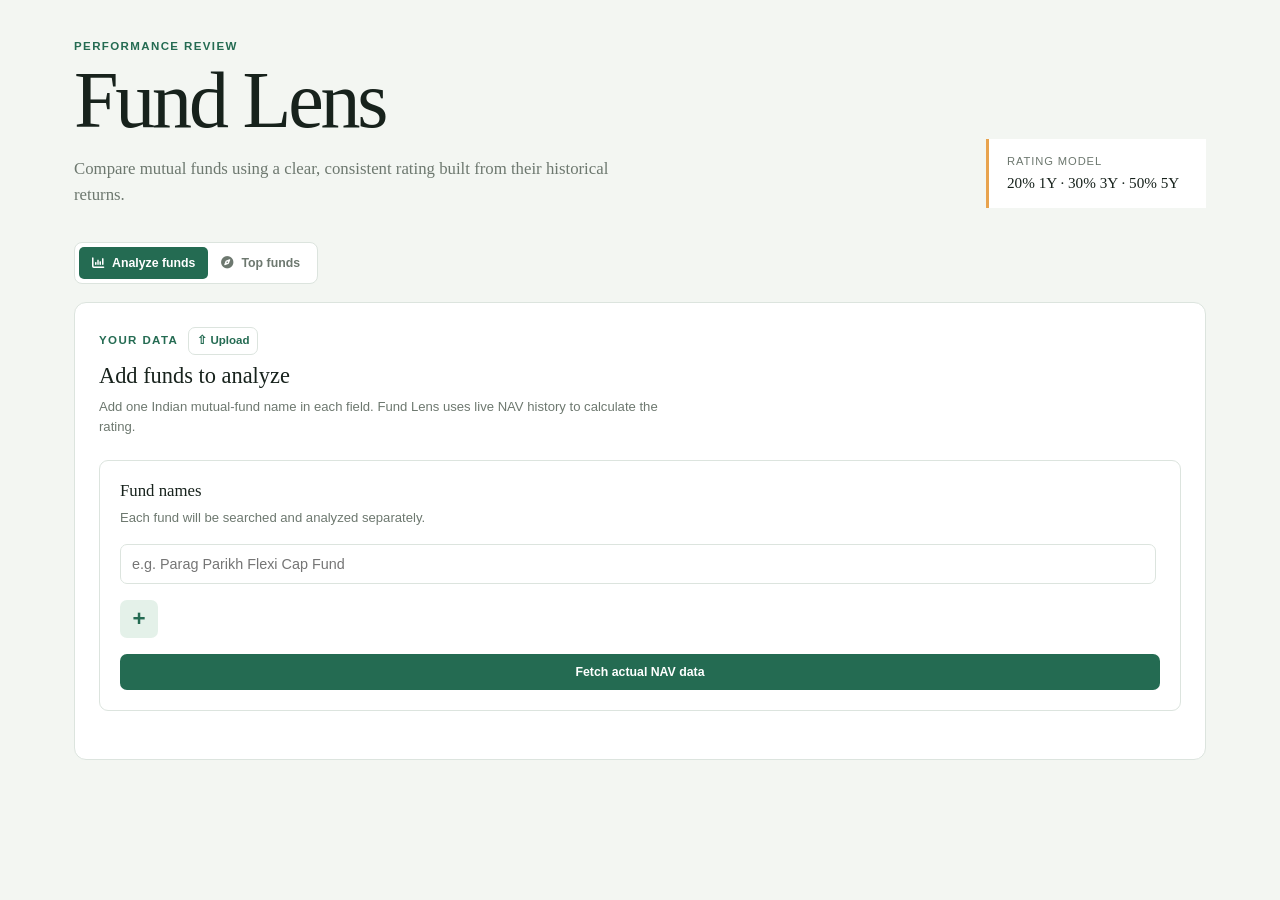
<file: index.html>
<!DOCTYPE html>
<html lang="en">
<head>
  <meta charset="UTF-8">
  <meta name="viewport" content="width=device-width, initial-scale=1.0">
  <title>Fund Lens | Performance Ratings</title>
  <link rel="stylesheet" href="style.css">
  <link rel="stylesheet" href="https://cdnjs.cloudflare.com/ajax/libs/font-awesome/6.7.2/css/all.min.css" referrerpolicy="no-referrer">
  <script src="https://cdn.sheetjs.com/xlsx-0.20.3/package/dist/xlsx.full.min.js"></script>
</head>
<body>
  <main class="page-shell">
    <header class="hero">
      <div>
        <p class="eyebrow">Performance review</p>
        <h1>Fund Lens</h1>
        <p class="hero-copy">Compare mutual funds using a clear, consistent rating built from their historical returns.</p>
      </div>
      <div class="formula" aria-label="Rating formula">
        <span>Rating model</span>
        <strong>20% 1Y · 30% 3Y · 50% 5Y</strong>
      </div>
    </header>

    <nav class="view-tabs" aria-label="Fund Lens views">
      <button class="view-tab is-active" type="button" data-view="analyze-view"><i class="fa-solid fa-chart-column" aria-hidden="true"></i> Analyze funds</button>
      <button class="view-tab" type="button" data-view="top-funds-view"><i class="fa-solid fa-compass" aria-hidden="true"></i> Top funds</button>
    </nav>

    <section id="analyze-view" class="app-view">

    <section id="input-screen" class="input-screen" aria-labelledby="data-heading">
      <div>
        <div class="data-heading-row">
          <p class="section-kicker">Your data</p>
          <label class="upload-button" for="fund-file" title="Upload a previously downloaded Excel file">&#8679; Upload</label>
          <input id="fund-file" type="file" accept=".xlsx,application/vnd.openxmlformats-officedocument.spreadsheetml.sheet">
        </div>
        <h2 id="data-heading">Add funds to analyze</h2>
        <p class="muted">Add one Indian mutual-fund name in each field. Fund Lens uses live NAV history to calculate the rating.</p>
      </div>
      <div class="input-options">
        <div class="input-option live-option">
          <div>
            <h3>Fund names</h3>
            <p class="muted">Each fund will be searched and analyzed separately.</p>
          </div>
          <div id="fund-name-fields" class="fund-name-fields">
            <label class="fund-name-field">
              <span class="sr-only">Fund name 1</span>
              <input class="fund-name-input" type="text" placeholder="e.g. Parag Parikh Flexi Cap Fund" autocomplete="off">
            </label>
          </div>
          <button id="add-fund-button" class="add-fund-button" type="button" aria-label="Add another fund name">+</button>
          <button id="fetch-funds-button" class="primary-button" type="button">Fetch actual NAV data</button>
        </div>
      </div>
      <p id="file-status" class="status" role="status"></p>
      <p id="error-message" class="error-message" role="alert" hidden></p>
    </section>

    <section id="results-screen" hidden>
      <button id="back-button" class="back-button" type="button">← Back to data input</button>
      <section class="summary-grid" aria-label="Portfolio summary">
      <div class="summary-card"><span>Funds reviewed</span><strong id="fund-count">0</strong></div>
      <div class="summary-card"><span>Top rated</span><strong id="top-rated">—</strong></div>
      <div class="summary-card"><span>Average 5Y return</span><strong id="average-return">—</strong></div>
      </section>

      <section class="results-section" aria-labelledby="results-heading">
      <div class="section-heading">
        <div>
          <p class="section-kicker">Relative view</p>
          <h2 id="results-heading">Performance ratings</h2>
        </div>
        <label class="search-control" for="fund-filter">
          <span>Filter funds</span>
          <input id="fund-filter" type="search" placeholder="Search by name or category">
        </label>
      </div>

      <!-- Desktop Tabular View (hidden on tablet & mobile) -->
      <div class="table-wrap desktop-only-table">
        <table>
          <thead>
            <tr>
              <th scope="col">Fund</th>
              <th scope="col">Rating</th>
              <th scope="col">1Y return</th>
              <th scope="col">3Y return</th>
              <th scope="col">5Y return</th>
              <th scope="col">Weighted score</th>
              <th scope="col"><span class="sr-only">Chart</span></th>
            </tr>
          </thead>
          <tbody id="fund-table-body"></tbody>
        </table>
      </div>

      <!-- Tablet & Mobile Adaptive Cards Feed (deprecates tabular layout on handy devices) -->
      <div id="fund-cards-feed" class="fund-cards-feed" aria-label="Funds performance list"></div>

      <p id="empty-state" class="empty-state" hidden>No funds match this filter.</p>
      </section>

      <button id="download-button" class="download-button" type="button">Download Excel</button>

      <footer class="disclaimer">
        <strong>Important Note:</strong> Ranking purely on trailing CAGR without considering downside risk, standard deviation, expense ratios, or fund manager stability encourages users to chase recent market tops (recency bias). Please make decisions based on your own intelligence, due diligence, and financial suitability. This data is always going to be incomplete and is provided solely for historical observation and algorithmic ranking—never as investment advice. Past performance is no guarantee of future returns.
      </footer>
    </section>
    </section>

    <section id="top-funds-view" class="app-view" hidden aria-labelledby="top-funds-heading">
      <header class="top-funds-header">
        <div>
          <p class="section-kicker">Curated market view</p>
          <h2 id="top-funds-heading">Top funds by category</h2>
          <p class="muted">A maintained shortlist of established direct-growth schemes. Returns and ratings refresh daily from live NAV history, with results cached for 24 hours.</p>
        </div>
        <div class="method-note">
          <p><i class="fa-solid fa-circle-info" aria-hidden="true"></i> The shortlist is curated, not a live market ranking. Chart NAV data is live from MFAPI. Not advice.</p>
          <p id="top-funds-refresh-status" class="refresh-status" role="status">Preparing daily refresh...</p>
        </div>
      </header>
      <div id="category-filters" class="category-filters" role="tablist" aria-label="Fund categories"></div>
      <div id="top-funds-grid" class="top-funds-grid"></div>
      <footer class="disclaimer">
        <strong>Important Note:</strong> Ranking purely on trailing CAGR without considering downside risk, standard deviation, expense ratios, or fund manager stability encourages users to chase recent market tops (recency bias). Please make decisions based on your own intelligence, due diligence, and financial suitability. This data is always going to be incomplete and is provided solely for historical observation and algorithmic ranking—never as investment advice.
      </footer>
    </section>
  </main>
  <button id="go-to-inputs-button" class="go-to-inputs-button" type="button" hidden>Go to inputs</button>
  <script src="script.js"></script>
</body>
</html>
</file>
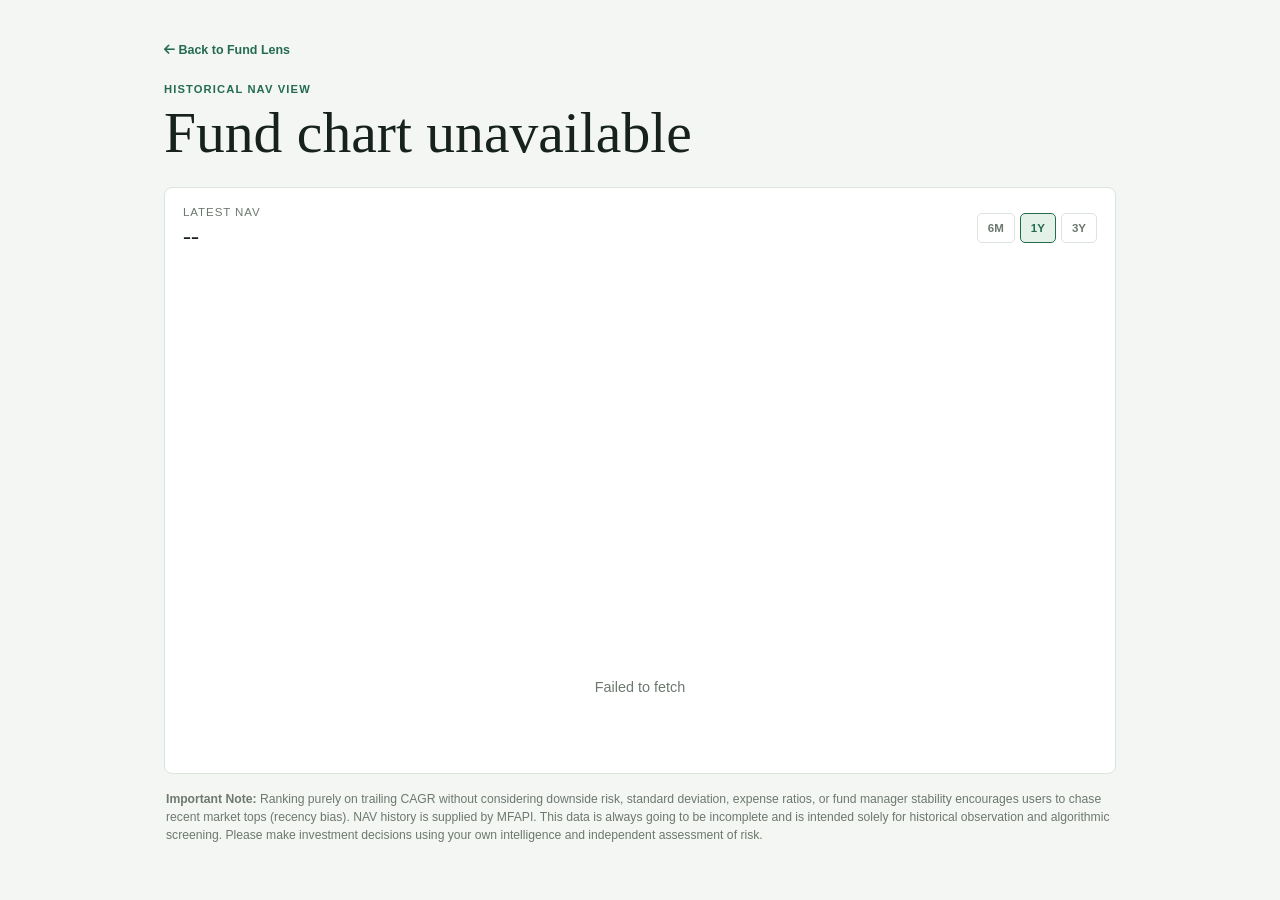
<file: chart.html>
<!DOCTYPE html>
<html lang="en">
<head>
  <meta charset="UTF-8">
  <meta name="viewport" content="width=device-width, initial-scale=1.0">
  <title>Fund Lens | NAV Chart</title>
  <link rel="stylesheet" href="https://cdnjs.cloudflare.com/ajax/libs/font-awesome/6.7.2/css/all.min.css" referrerpolicy="no-referrer">
  <style>
    :root { --ink: #17221c; --muted: #6d786f; --line: #dce4de; --surface: #ffffff; --canvas: #f3f6f2; --accent: #246b52; --accent-soft: #e4f1e9; }
    * { box-sizing: border-box; }
    body { margin: 0; min-width: 320px; background: var(--canvas); color: var(--ink); font-family: Georgia, "Times New Roman", serif; }
    main { max-width: 1000px; margin: 0 auto; padding: 40px 24px; }
    a { color: var(--accent); font: 700 .78rem Arial, sans-serif; text-decoration: none; }
    a:hover { text-decoration: underline; }
    .eyebrow { margin: 25px 0 8px; color: var(--accent); font: 700 .7rem Arial, sans-serif; letter-spacing: .1em; text-transform: uppercase; }
    h1 { max-width: 760px; margin: 0; font-size: clamp(2rem, 5vw, 3.6rem); line-height: 1.05; font-weight: 500; }
    .subhead { margin: 12px 0 24px; color: var(--muted); font: .85rem/1.5 Arial, sans-serif; }
    .chart-panel { padding: 18px; border: 1px solid var(--line); border-radius: 8px; background: var(--surface); }
    .chart-meta { display: flex; justify-content: space-between; align-items: center; gap: 18px; margin-bottom: 20px; }
    .nav-label { color: var(--muted); font: .72rem Arial, sans-serif; text-transform: uppercase; letter-spacing: .08em; }
    .nav-value { margin-top: 5px; font-size: 1.5rem; }
    .range-tabs { display: flex; gap: 5px; }
    .range-tabs button { padding: 8px 10px; border: 1px solid var(--line); border-radius: 5px; background: #fff; color: var(--muted); font: 700 .72rem Arial, sans-serif; cursor: pointer; }
    .range-tabs button.is-active { border-color: var(--accent); background: var(--accent-soft); color: var(--accent); }
    canvas { display: block; width: 100%; height: 350px; }
    .message { padding: 42px 10px; color: var(--muted); font: .9rem/1.5 Arial, sans-serif; text-align: center; }
    .notice { margin: 16px 2px 0; color: var(--muted); font: .76rem/1.5 Arial, sans-serif; }
    @media (max-width: 600px) { main { padding: 24px 14px; } .chart-panel { padding: 14px; } .chart-meta { align-items: flex-start; flex-direction: column; gap: 12px; } .range-tabs { width: 100%; } .range-tabs button { flex: 1; } canvas { height: 270px; } }
  </style>
</head>
<body>
  <main>
    <a href="index.html"><i class="fa-solid fa-arrow-left" aria-hidden="true"></i> Back to Fund Lens</a>
    <p class="eyebrow">Historical NAV view</p>
    <h1 id="fund-name">Loading fund chart...</h1>
    <p id="fund-category" class="subhead"></p>
    <section class="chart-panel" aria-label="Historical NAV chart">
      <div class="chart-meta">
        <div><div class="nav-label">Latest NAV</div><div id="latest-nav" class="nav-value">--</div></div>
        <div class="range-tabs" aria-label="Chart range"><button type="button" data-months="6">6M</button><button class="is-active" type="button" data-months="12">1Y</button><button type="button" data-months="36">3Y</button></div>
      </div>
      <canvas id="nav-chart" role="img" aria-label="NAV history chart"></canvas>
      <p id="chart-message" class="message">Loading public NAV history...</p>
    </section>
    <p class="notice"><strong>Important Note:</strong> Ranking purely on trailing CAGR without considering downside risk, standard deviation, expense ratios, or fund manager stability encourages users to chase recent market tops (recency bias). NAV history is supplied by MFAPI. This data is always going to be incomplete and is intended solely for historical observation and algorithmic screening. Please make investment decisions using your own intelligence and independent assessment of risk.</p>
  </main>
  <script>
    const baseUrl = 'https://api.mfapi.in/mf';
    const params = new URLSearchParams(location.search);
    const requestedName = params.get('name') || '';
    const providedCode = params.get('code');
    const canvas = document.getElementById('nav-chart');
    const context = canvas.getContext('2d');
    const message = document.getElementById('chart-message');
    let history = [];
    let months = 12;

    function parseDate(value) { const [day, month, year] = value.split('-').map(Number); return new Date(year, month - 1, day); }
    function resizeCanvas() { const ratio = devicePixelRatio || 1; const box = canvas.getBoundingClientRect(); canvas.width = box.width * ratio; canvas.height = box.height * ratio; context.setTransform(ratio, 0, 0, ratio, 0, 0); }
    function draw() {
      resizeCanvas();
      const width = canvas.clientWidth; const height = canvas.clientHeight; const padding = { top: 18, right: 16, bottom: 28, left: 50 };
      const start = new Date(history[history.length - 1].date); start.setMonth(start.getMonth() - months);
      const points = history.filter((item) => item.date >= start);
      if (points.length < 2) return;
      const values = points.map((item) => item.nav); const min = Math.min(...values); const max = Math.max(...values); const range = max - min || 1;
      const chartWidth = width - padding.left - padding.right; const chartHeight = height - padding.top - padding.bottom;
      context.clearRect(0, 0, width, height); context.font = '11px Arial'; context.fillStyle = '#6d786f'; context.strokeStyle = '#dce4de'; context.lineWidth = 1;
      [0, .5, 1].forEach((fraction) => { const y = padding.top + chartHeight * fraction; context.beginPath(); context.moveTo(padding.left, y); context.lineTo(width - padding.right, y); context.stroke(); const value = max - range * fraction; context.fillText(value.toFixed(1), 3, y + 4); });
      context.beginPath(); points.forEach((item, index) => { const x = padding.left + (index / (points.length - 1)) * chartWidth; const y = padding.top + (1 - (item.nav - min) / range) * chartHeight; if (index === 0) context.moveTo(x, y); else context.lineTo(x, y); }); context.strokeStyle = '#246b52'; context.lineWidth = 2.5; context.stroke();
      context.fillStyle = '#6d786f'; context.fillText(points[0].date.toLocaleDateString('en-IN', { month: 'short', year: 'numeric' }), padding.left, height - 6); const endLabel = points[points.length - 1].date.toLocaleDateString('en-IN', { month: 'short', year: 'numeric' }); context.fillText(endLabel, width - padding.right - context.measureText(endLabel).width, height - 6);
    }
    async function loadChart() {
      try {
        let schemeCode = providedCode;
        if (!schemeCode) { const matches = await fetch(`${baseUrl}/search?q=${encodeURIComponent(requestedName)}`).then((response) => response.json()); const growth = matches.find((item) => /direct plan.*growth/i.test(item.schemeName)); schemeCode = (growth || matches[0])?.schemeCode; }
        if (!schemeCode) throw new Error('No matching fund scheme was found.');
        const payload = await fetch(`${baseUrl}/${schemeCode}`).then((response) => response.json());
        history = (payload.data || []).map((item) => ({ date: parseDate(item.date), nav: Number(item.nav) })).filter((item) => Number.isFinite(item.nav) && !Number.isNaN(item.date.getTime())).sort((a, b) => a.date - b.date);
        if (!history.length) throw new Error('No NAV history is available for this scheme.');
        document.getElementById('fund-name').textContent = payload.meta?.scheme_name || requestedName;
        document.getElementById('fund-category').textContent = payload.meta?.scheme_category || 'Indian mutual fund';
        document.getElementById('latest-nav').textContent = history[history.length - 1].nav.toFixed(2);
        message.hidden = true; draw();
      } catch (error) { document.getElementById('fund-name').textContent = requestedName || 'Fund chart unavailable'; message.textContent = error.message || 'The chart could not be loaded.'; }
    }
    document.querySelectorAll('[data-months]').forEach((button) => button.addEventListener('click', () => { months = Number(button.dataset.months); document.querySelectorAll('[data-months]').forEach((item) => item.classList.toggle('is-active', item === button)); draw(); }));
    addEventListener('resize', draw); loadChart();
  </script>
</body>
</html>
</file>
<file: style.css>
:root {
  --ink: #17221c;
  --muted: #6d786f;
  --line: #dce4de;
  --surface: #ffffff;
  --canvas: #f3f6f2;
  --accent: #246b52;
  --accent-soft: #e4f1e9;
  --warm: #e8a34e;
  --danger: #b83b39;
  --radius: 12px;
}

* { box-sizing: border-box; }

body {
  margin: 0;
  min-width: 320px;
  background: var(--canvas);
  color: var(--ink);
  font-family: Georgia, "Times New Roman", serif;
}

.page-shell { max-width: 1180px; margin: 0 auto; padding: 40px 24px 56px; }

.hero { display: flex; align-items: flex-end; justify-content: space-between; gap: 32px; margin-bottom: 34px; }
.eyebrow, .section-kicker { margin: 0 0 8px; color: var(--accent); font: 700 0.72rem/1.2 Arial, sans-serif; letter-spacing: 0.12em; text-transform: uppercase; }
h1 { margin: 0; font-size: clamp(2.8rem, 7vw, 5rem); line-height: 0.95; letter-spacing: -0.04em; font-weight: 500; }
h2 { margin: 0; font-size: 1.4rem; font-weight: 500; }
.hero-copy { max-width: 540px; margin: 18px 0 0; color: var(--muted); font-size: 1.05rem; line-height: 1.55; }
.formula { min-width: 220px; padding: 16px 18px; border-left: 3px solid var(--warm); background: var(--surface); }
.formula span, .formula strong { display: block; }
.formula span { margin-bottom: 7px; color: var(--muted); font: 0.7rem Arial, sans-serif; text-transform: uppercase; letter-spacing: 0.08em; }
.formula strong { font-size: 0.95rem; font-weight: 500; }
.view-tabs { display: flex; width: fit-content; margin: 0 0 18px; padding: 4px; border: 1px solid var(--line); border-radius: 8px; background: var(--surface); }
.view-tab { display: inline-flex; align-items: center; gap: 8px; padding: 9px 13px; border-radius: 5px; background: transparent; color: var(--muted); }
.view-tab.is-active { background: var(--accent); color: #fff; }
.view-tab:hover, .view-tab:focus-visible { color: var(--accent); }
.view-tab.is-active:hover, .view-tab.is-active:focus-visible { color: #fff; background: #19513d; }

.input-screen, .results-section { background: var(--surface); border: 1px solid var(--line); border-radius: var(--radius); }
.input-screen { display: grid; gap: 24px; padding: 24px; }
.data-heading-row { display: flex; align-items: center; gap: 10px; }
.data-heading-row .section-kicker { margin-bottom: 8px; }
.muted, .status, .disclaimer { color: var(--muted); font: 0.82rem/1.5 Arial, sans-serif; }
.muted { max-width: 590px; margin: 8px 0 0; }
button { border: 0; border-radius: 7px; padding: 11px 15px; font: 700 0.77rem Arial, sans-serif; cursor: pointer; }
input[type="file"] { position: absolute; width: 1px; height: 1px; opacity: 0; }
.upload-button { display: inline-flex; align-items: center; gap: 5px; min-height: 28px; margin-bottom: 8px; padding: 5px 8px; border: 1px solid var(--line); border-radius: 7px; color: var(--accent); cursor: pointer; font: 700 0.72rem/1 Arial, sans-serif; }
.upload-button:hover, .upload-button:focus-visible { border-color: var(--accent); background: var(--accent-soft); }
.secondary-button { border: 1px solid var(--line); background: transparent; color: var(--ink); }
.secondary-button:hover, .secondary-button:focus-visible { border-color: var(--accent); color: var(--accent); }
.primary-button { background: var(--accent); color: white; }
.primary-button:hover, .primary-button:focus-visible { background: #19513d; }
.input-options { display: grid; gap: 16px; }
.input-option { display: flex; flex-direction: column; gap: 16px; padding: 20px; border: 1px solid var(--line); border-radius: 9px; }
.input-option h3 { margin: 0; font-size: 1.05rem; font-weight: 500; }
.input-option .muted { margin: 7px 0 0; }
.fund-name-fields { display: grid; gap: 10px; max-height: 260px; overflow-y: auto; scroll-behavior: smooth; padding-right: 4px; }
.fund-name-input { width: 100%; padding: 11px; border: 1px solid var(--line); border-radius: 7px; color: var(--ink); font: 0.9rem Arial, sans-serif; }
.fund-name-input:focus-visible { outline: 2px solid var(--accent); outline-offset: 2px; }
.add-fund-button { align-self: flex-start; width: 38px; height: 38px; padding: 0; background: var(--accent-soft); color: var(--accent); font-size: 1.4rem; line-height: 1; }
.add-fund-button:hover, .add-fund-button:focus-visible { background: var(--accent); color: white; }
.sr-only { position: absolute; width: 1px; height: 1px; padding: 0; margin: -1px; overflow: hidden; clip: rect(0, 0, 0, 0); white-space: nowrap; border: 0; }
.status { margin: 0; }
.error-message { margin: 0; color: var(--danger); font: 0.82rem/1.5 Arial, sans-serif; }
.back-button { margin: 0 0 16px; padding: 8px 0; background: transparent; color: var(--accent); }
.back-button:hover, .back-button:focus-visible { color: #19513d; }
.go-to-inputs-button { position: fixed; right: 24px; bottom: 24px; z-index: 10; box-shadow: 0 5px 18px rgba(23, 34, 28, 0.18); background: var(--accent); color: white; }
.go-to-inputs-button:hover, .go-to-inputs-button:focus-visible { background: #19513d; }

.summary-grid { display: grid; grid-template-columns: repeat(3, 1fr); gap: 14px; margin: 14px 0; }
.summary-card { padding: 18px 20px; border: 1px solid var(--line); border-radius: var(--radius); background: var(--surface); }
.summary-card span { display: block; color: var(--muted); font: 0.72rem Arial, sans-serif; text-transform: uppercase; letter-spacing: 0.08em; }
.summary-card strong { display: block; margin-top: 8px; font-size: 1.7rem; font-weight: 500; }

.results-section { padding: 24px 0 0; overflow: hidden; }
.download-button { margin-top: 16px; background: var(--accent); color: white; }
.download-button:hover, .download-button:focus-visible { background: #19513d; }
.section-heading { display: flex; align-items: flex-end; justify-content: space-between; gap: 18px; padding: 0 24px 20px; }
.search-control span { display: block; margin-bottom: 6px; color: var(--muted); font: 0.72rem Arial, sans-serif; text-transform: uppercase; letter-spacing: 0.08em; }
.search-control input { width: 240px; padding: 9px 11px; border: 1px solid var(--line); border-radius: 7px; color: var(--ink); font: 0.85rem Arial, sans-serif; }
.search-control input:focus-visible { outline: 2px solid var(--accent); outline-offset: 2px; }

/* Desktop Tabular View */
.table-wrap { overflow-x: auto; border-top: 1px solid var(--line); }
table { width: 100%; min-width: 730px; border-collapse: collapse; font-family: Arial, sans-serif; }
th, td { padding: 16px 24px; border-bottom: 1px solid var(--line); text-align: left; white-space: nowrap; }
th { color: var(--muted); font-size: 0.7rem; letter-spacing: 0.07em; text-transform: uppercase; }
td { font-size: 0.86rem; }
tbody tr:last-child td { border-bottom: 0; }
td:first-child { min-width: 260px; white-space: normal; }
.fund-name { display: block; overflow-wrap: anywhere; font-family: Georgia, "Times New Roman", serif; font-size: 0.98rem; font-weight: 700; }
.category { display: block; margin-top: 4px; overflow-wrap: anywhere; color: var(--muted); font-size: 0.72rem; }
.rating { color: var(--warm); font-size: 1.05rem; letter-spacing: 0.06em; }
.score { color: var(--accent); font-weight: 700; }
.chart-button { display: inline-grid; width: 34px; height: 34px; place-items: center; border: 1px solid var(--line); border-radius: 6px; color: var(--accent); text-decoration: none; }
.chart-button:hover, .chart-button:focus-visible { border-color: var(--accent); background: var(--accent-soft); }

/* Handy Devices: Tablet & Mobile Card Presentation */
.fund-cards-feed { display: none; }

.fund-card {
  display: flex;
  flex-direction: column;
  justify-content: space-between;
  gap: 14px;
  padding: 18px 20px;
  border: 1px solid var(--line);
  border-radius: var(--radius);
  background: var(--surface);
  box-shadow: 0 2px 6px rgba(23, 34, 28, 0.03);
  transition: transform 0.15s ease, box-shadow 0.15s ease, border-color 0.15s ease;
}

.fund-card:hover, .fund-card:focus-within {
  border-color: rgba(36, 107, 82, 0.45);
  box-shadow: 0 6px 18px rgba(23, 34, 28, 0.08);
  transform: translateY(-2px);
}

.fund-card-header {
  display: flex;
  align-items: center;
  justify-content: space-between;
  gap: 10px;
  flex-wrap: wrap;
}

.fund-badge-group {
  display: inline-flex;
  align-items: center;
  gap: 6px;
  flex-wrap: wrap;
}

.fund-category-tag {
  display: inline-block;
  padding: 4px 8px;
  border-radius: 6px;
  background: var(--accent-soft);
  color: var(--accent);
  font: 700 0.68rem/1.2 Arial, sans-serif;
  text-transform: uppercase;
  letter-spacing: 0.06em;
}

.fund-code-pill {
  padding: 3px 7px;
  border-radius: 6px;
  border: 1px solid var(--line);
  background: var(--canvas);
  color: var(--muted);
  font: 600 0.68rem/1.2 Arial, sans-serif;
}

.fund-card-rating {
  display: inline-flex;
  align-items: center;
  gap: 6px;
}

.rating-stars {
  color: var(--warm);
  font-size: 1.02rem;
  letter-spacing: 0.04em;
  line-height: 1;
}

.rating-badge {
  display: inline-block;
  padding: 2px 6px;
  border-radius: 4px;
  background: #fdf5ea;
  color: #b86e10;
  font: 700 0.72rem Arial, sans-serif;
}

.fund-card-title {
  margin: 0;
  font-family: Georgia, "Times New Roman", serif;
  font-size: 1.08rem;
  font-weight: 600;
  line-height: 1.35;
  color: var(--ink);
  overflow-wrap: anywhere;
}

.fund-metrics-grid {
  display: grid;
  grid-template-columns: repeat(3, 1fr);
  gap: 8px;
  background: var(--canvas);
  padding: 10px 12px;
  border-radius: 8px;
  border: 1px solid var(--line);
}

.fund-metric-item {
  display: flex;
  flex-direction: column;
  gap: 3px;
}

.metric-lbl {
  font: 700 0.65rem Arial, sans-serif;
  text-transform: uppercase;
  color: var(--muted);
  letter-spacing: 0.05em;
}

.metric-val {
  font: 700 0.94rem Arial, sans-serif;
  color: var(--ink);
}

.metric-val.positive { color: #196f4c; }
.metric-val.negative { color: var(--danger); }
.metric-val.neutral { color: var(--muted); }

.fund-card-footer {
  display: flex;
  align-items: center;
  justify-content: space-between;
  gap: 12px;
  margin-top: auto;
  padding-top: 10px;
  border-top: 1px dashed var(--line);
}

.score-chip {
  display: flex;
  align-items: baseline;
  gap: 6px;
}

.score-chip-lbl {
  font: 700 0.68rem Arial, sans-serif;
  text-transform: uppercase;
  color: var(--muted);
  letter-spacing: 0.05em;
}

.score-chip-val {
  font: 700 0.98rem Arial, sans-serif;
  color: var(--accent);
}

.card-chart-btn {
  display: inline-flex;
  align-items: center;
  gap: 7px;
  padding: 9px 15px;
  min-height: 38px;
  border-radius: 7px;
  background: var(--accent-soft);
  color: var(--accent);
  font: 700 0.78rem Arial, sans-serif;
  text-decoration: none;
  border: 1px solid transparent;
  transition: all 0.15s ease;
}

.card-chart-btn:hover, .card-chart-btn:focus-visible {
  background: var(--accent);
  color: white;
}

.empty-state { padding: 28px 24px; margin: 0; color: var(--muted); font: 0.85rem Arial, sans-serif; }
.disclaimer { max-width: 850px; margin: 18px 2px 0; }
.top-funds-header { display: flex; justify-content: space-between; align-items: flex-end; gap: 28px; margin: 4px 0 22px; }
.top-funds-header h2 { font-size: clamp(1.8rem, 4vw, 2.6rem); }
.method-note { max-width: 290px; margin: 0; padding: 13px 15px; border-left: 3px solid var(--warm); background: var(--surface); color: var(--muted); font: 0.78rem/1.5 Arial, sans-serif; }
.method-note i { color: var(--accent); margin-right: 4px; }
.method-note p { margin: 0; }
.method-note .refresh-status { margin-top: 8px; color: var(--accent); font-size: 0.7rem; }
.category-filters { display: flex; gap: 8px; overflow-x: auto; margin: 0 -2px 18px; padding: 2px 2px 7px; scrollbar-width: thin; }
.category-filter { flex: 0 0 auto; padding: 8px 12px; border: 1px solid var(--line); border-radius: 999px; background: var(--surface); color: var(--muted); }
.category-filter.is-selected, .category-filter:hover, .category-filter:focus-visible { border-color: var(--accent); background: var(--accent-soft); color: var(--accent); }
.top-funds-grid { display: grid; grid-template-columns: repeat(3, minmax(0, 1fr)); gap: 14px; }
.top-fund-card { display: flex; flex-direction: column; min-height: 220px; padding: 18px; border: 1px solid var(--line); border-radius: 8px; background: var(--surface); }
.top-fund-card-head { display: flex; align-items: center; justify-content: space-between; gap: 8px; }
.fund-category-pill { color: var(--accent); font: 700 0.68rem Arial, sans-serif; letter-spacing: 0.07em; text-transform: uppercase; }
.horizon { flex: 0 0 auto; color: var(--muted); font: 0.7rem Arial, sans-serif; }
.top-fund-card h3 { margin: 18px 0 8px; font-size: 1.05rem; line-height: 1.25; font-weight: 500; }
.top-fund-card p { margin: 0; color: var(--muted); font: 0.82rem/1.5 Arial, sans-serif; }
.top-fund-live-metrics { display: grid; grid-template-columns: repeat(3, 1fr); gap: 6px; margin-top: 16px; padding: 9px; border: 1px solid var(--line); border-radius: 7px; background: var(--canvas); }
.top-fund-live-metrics div { display: flex; flex-direction: column; gap: 3px; }
.top-fund-live-metrics span { color: var(--muted); font: 700 0.62rem Arial, sans-serif; letter-spacing: 0.06em; }
.top-fund-live-metrics strong { color: var(--accent); font: 700 0.85rem Arial, sans-serif; }
.top-fund-score { display: flex; align-items: center; justify-content: space-between; gap: 8px; margin-top: 10px; color: var(--muted); font: 700 0.68rem Arial, sans-serif; }
.top-fund-score .rating { color: var(--warm); font-size: 0.88rem; }
.top-fund-loading { margin-top: 16px !important; color: var(--muted) !important; font-size: 0.72rem !important; }
.open-chart-link { display: inline-flex; align-items: center; gap: 7px; margin-top: auto; padding-top: 18px; color: var(--accent); font: 700 0.76rem Arial, sans-serif; text-decoration: none; }
.open-chart-link:hover, .open-chart-link:focus-visible { color: #19513d; text-decoration: underline; }

/* Tablet Screens (1024px and down): Deprecate table in favor of 2-column card grid */
@media (max-width: 1024px) {
  .page-shell { padding: 32px 20px 64px; }
  .desktop-only-table { display: none !important; }
  .fund-cards-feed {
    display: grid;
    grid-template-columns: repeat(2, minmax(0, 1fr));
    gap: 16px;
    padding: 0 20px 20px;
    border-top: 1px solid var(--line);
    padding-top: 20px;
  }
  .top-funds-grid { grid-template-columns: repeat(2, minmax(0, 1fr)); }
  .top-funds-header { gap: 18px; }
  .summary-grid { gap: 10px; }
  .summary-card { padding: 16px; }
}

/* Mobile Screens (640px and down): Single column streamlined touch feed */
@media (max-width: 640px) {
  .page-shell { padding: 20px 14px 76px; }
  .go-to-inputs-button { right: 16px; bottom: 16px; }
  .hero { gap: 20px; margin-bottom: 24px; align-items: flex-start; flex-direction: column; }
  h1 { font-size: clamp(2.4rem, 10vw, 3.2rem); }
  .section-heading, .top-funds-header { align-items: flex-start; flex-direction: column; }
  .formula { width: 100%; box-sizing: border-box; }
  .view-tabs { width: 100%; }
  .view-tab { flex: 1; justify-content: center; padding: 10px 7px; font-size: 0.75rem; }
  .input-screen { padding: 18px; }
  .data-heading-row { justify-content: space-between; }
  .input-option { padding: 16px; }
  .input-option .primary-button { width: 100%; text-align: center; }

  .summary-grid { grid-template-columns: 1fr; gap: 8px; }
  .summary-card { padding: 14px 16px; }
  .summary-card span { font-size: 0.68rem; }
  .summary-card strong { font-size: 1.45rem; margin-top: 4px; }

  .search-control, .search-control input { width: 100%; }
  .results-section { padding-top: 18px; }
  .section-heading { gap: 14px; padding: 0 16px 16px; }

  .fund-cards-feed {
    grid-template-columns: 1fr;
    gap: 14px;
    padding: 16px 14px 16px;
  }
  .fund-card { padding: 16px; }
  .fund-card-title { font-size: 1.02rem; }
  .fund-metrics-grid { padding: 8px 10px; gap: 6px; }
  .metric-val { font-size: 0.88rem; }

  .top-funds-grid { grid-template-columns: 1fr; }
  .top-fund-card { min-height: 190px; }
  .method-note { max-width: none; width: 100%; box-sizing: border-box; }
}
</file>
